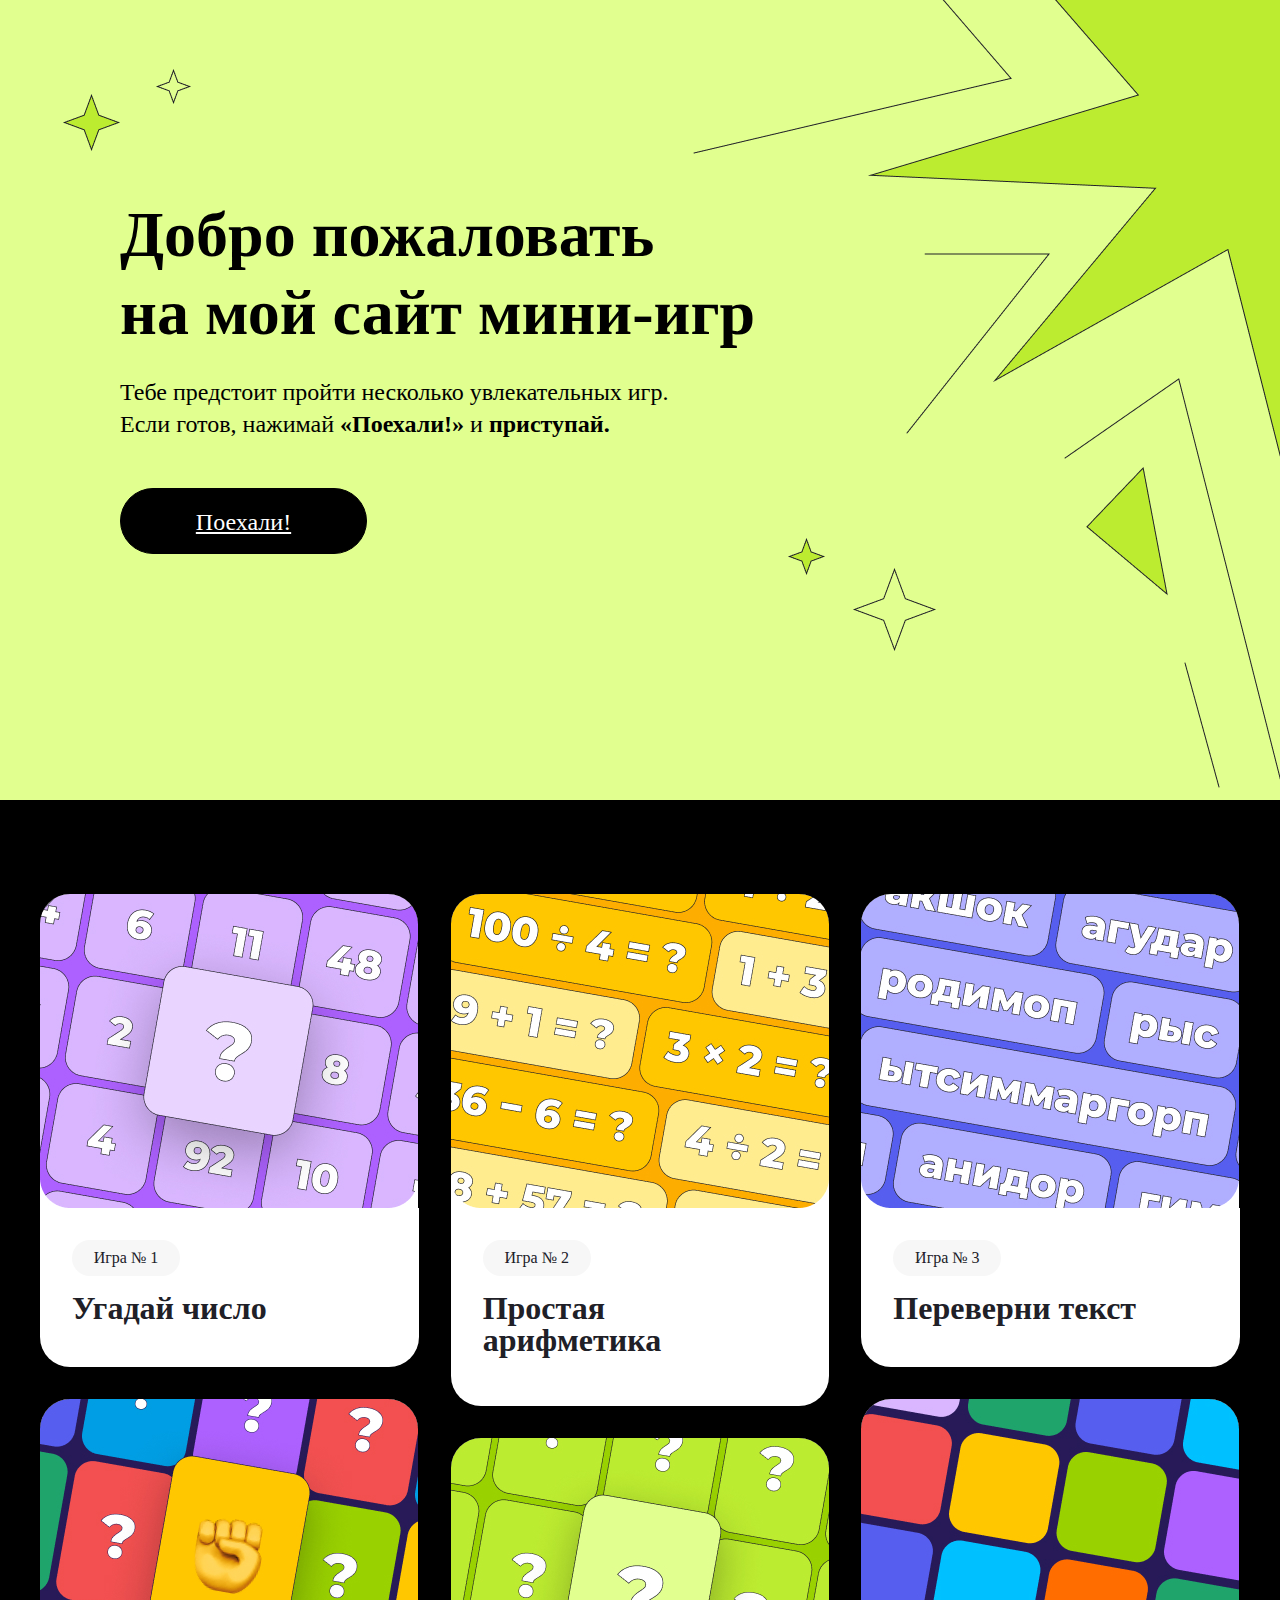
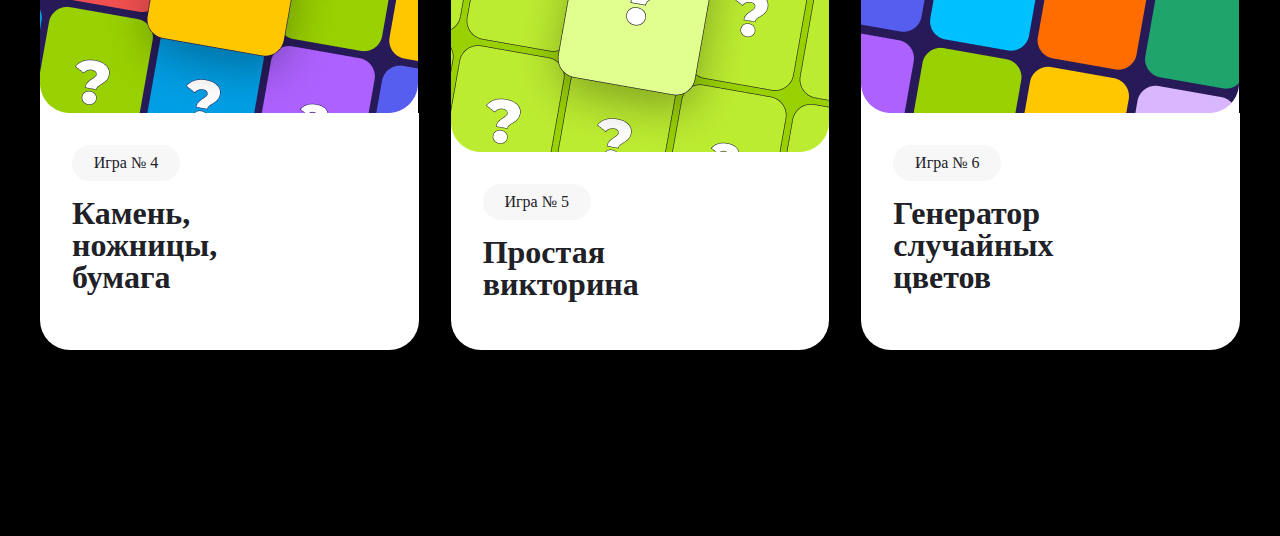
<file: Homework1/index.html>
<!DOCTYPE html>
<html lang="en">
<head>
    <meta charset="UTF-8">
    <meta name="viewport" content="width=device-width, initial-scale=1.0">
    <title>Document</title>
    <link rel="preconnect" href="https://fonts.googleapis.com">
    <link rel="preconnect" href="https://fonts.gstatic.com" crossorigin>
    <link href="https://fonts.googleapis.com/css2?family=Montserrat:wght@400;500;600;700&display=swap" rel="stylesheet">
    <link rel="stylesheet" href="style.css">
</head>
<body>
    <div class="firstpage">
        <div class="group">
            <img src="img/Group.png" alt="#">
            <img class="group__star4" src="img/Star4.png" alt="#">
            <img class="group__star5" src="img/Star5.png" alt="#">
        </div>
        <img class="star2" src="img/Star2.png" alt="#">
        <img class="star3" src="img/Star3.png" alt="#">
        <div class="content">
            <h1 class="content__h1">Добро пожаловать <br/> на мой сайт мини-игр</h1>
            <p class="content__p1">Тебе предстоит пройти несколько увлекательных игр.<br/>Если готов, нажимай <span style="font-weight: 600;">«Поехали!»</span> и <span style="font-weight: 600;">приступай.</span></p>
            <a class="content__button" href="#games">Поехали!</a>

        </div>
    </div> 
    <div class="games" id="games">
        <div class="block">
            <div class="column1">
                <a class="card1">
                    <img class="card1__img" src="img/skin1.jpg" alt="#games">
                    <div class="card1__title">
                        <p class="card1__number">Игра № 1</p>
                        <p class="card1__text">Угадай число</p>
                    </div>
                    
                </a>
                <a class="card2">
                    <img class="card2__img" src="img/skin2.jpg" alt="#games">
                    <div class="card2__title">
                        <p class="card1__number">Игра № 4</p>
                        <p class="card1__text">Камень,<br> ножницы,<br> бумага</p>
                    </div>
                </a>

            </div>
            <div class="column2">
                <a class="card3">
                    <img class="card3__img" src="img/skin3.jpg" alt="#games">
                    <div class="card3__title">
                      <p class="card1__number">Игра № 2</p>
                        <p class="card1__text">Простая<br> арифметика</p>  
                    </div>
                </a>
                <a class="card4">
                    <img class="card4__img" src="img/skin4.jpg" alt="#games">
                    <div class="card4__title">
                        <p class="card1__number">Игра № 5</p>
                        <p class="card1__text">Простая<br> викторина</p>
                    </div>
                </a>

            </div>
            <div class="column3">
                <a class="card5">
                    <img class="card5__img" src="img/skin5.jpg" alt="#games">
                    <div class="card5__title">
                        <p class="card1__number">Игра № 3</p>
                        <p class="card1__text">Переверни текст</p>
                    </div>
                </a>
                <a class="card6">
                     <img class="card6__img" src="img/skin6.jpg" alt="#games">
                     <div class="card6__title">
                        <p class="card1__number">Игра № 6</p>
                        <p class="card1__text">Генератор<br> случайных<br> цветов</p>
                     </div> 
                </a>

            </div>

        </div>
    </div> 
</body>
</html>
</file>
<file: Homework1/style.css>
* {
  margin: 0;
  padding: 0;
}

.firstpage {
  height: 800px;
  background-image: url(img/header.jpg);
  background-repeat: no-repeat;
  background-position: center;
  background-size: cover;
}

.group {
  position: absolute;
  right: 0px;
  top: 0px;
}
.group__star4 {
  position: absolute;
  right: 344px;
  top: 568px;
}
.group__star5 {
  position: absolute;
  right: 455px;
  top: 538px;
}

.star2 {
  position: absolute;
  left: 63px;
  top: 94px;
}

.star3 {
  position: absolute;
  left: 156px;
  top: 69px;
}

.content {
  position: absolute;
  left: 120px;
  top: 196px;
  width: 769px;
  display: flex;
  flex-direction: column;
  flex-wrap: wrap;
  gap: 24px;
}
.content__h1 {
  font-weight: 700;
  font-size: 64px;
  line-height: 78px;
  text-align: left;
}
.content__p1 {
  font-weight: 400;
  font-size: 24px;
  line-height: 32px;
  text-align: left;
}
.content__button {
  margin-top: 24px;
  width: 247px;
  height: 66px;
  border: 1px solid #000000;
  box-sizing: border-box;
  border-radius: 60px;
  font: inherit;
  font-size: 24px;
  line-height: 142%;
  color: #FFFFFF;
  background-color: #000000;
  text-align: center;
  line-height: 66px;
  cursor: pointer;
}
.content__button:hover {
  color: #000000;
  background-color: #ffffff;
  transition: 1s;
}

html {
  scroll-behavior: smooth;
}

.games {
  padding-top: 94px;
  height: 1242px;
  background-color: #000000;
}

.block {
  height: 1056px;
  margin-bottom: 92px;
  padding-left: calc(50% - 600px);
  padding-right: calc(50% - 600px);
  display: grid;
  grid-template-columns: repeat(3, 1fr);
  gap: 32px;
}

.column1 {
  grid-column: span 1;
  display: flex;
  flex-direction: column;
  gap: 32px;
  font-size: 0;
}

.column2 {
  grid-column: span 1;
  display: flex;
  flex-direction: column;
  gap: 32px;
  font-size: 0;
}

.column3 {
  grid-column: span 1;
  display: flex;
  flex-direction: column;
  gap: 32px;
  font-size: 0;
}

.card1 {
  cursor: pointer;
}
.card1__img {
  border-radius: 30px 30px 0 0;
}
.card1__title {
  height: 159px;
  box-sizing: border-box;
  background-color: #FFFFFF;
  border-radius: 0 0 30px 30px;
  padding-top: 32px;
  padding-left: 32px;
}
.card1__number {
  height: 36px;
  width: 108px;
  background-color: #f7f7f7;
  border-radius: 53px;
  text-align: center;
  line-height: 36px;
  font-weight: 500;
  font-size: 16px;
  color: #202027;
}
.card1__text {
  margin-top: 16px;
  height: 39px;
  font-weight: 700;
  font-size: 32px;
  line-height: 100%;
  color: #202027;
}

.card1:hover {
  transform: scale(1.06349);
}

.card2 {
  cursor: pointer;
}
.card2__img {
  border-radius: 30px 30px 0 0;
}
.card2__title {
  height: 237px;
  box-sizing: border-box;
  background-color: #FFFFFF;
  border-radius: 0 0 30px 30px;
  padding-top: 32px;
  padding-left: 32px;
}
.card2__number {
  height: 36px;
  width: 108px;
  background-color: #f7f7f7;
  border-radius: 53px;
  text-align: center;
  line-height: 36px;
  font-weight: 500;
  font-size: 16px;
  color: #202027;
}
.card2__text {
  margin-top: 16px;
  height: 39px;
  font-weight: 700;
  font-size: 32px;
  line-height: 100%;
  color: #202027;
}

.card2:hover {
  transform: scale(1.06349);
}

.card3 {
  cursor: pointer;
}
.card3__img {
  border-radius: 30px 30px 0 0;
}
.card3__title {
  height: 198px;
  box-sizing: border-box;
  background-color: #FFFFFF;
  border-radius: 0 0 30px 30px;
  padding-top: 32px;
  padding-left: 32px;
}
.card3__number {
  height: 36px;
  width: 108px;
  background-color: #f7f7f7;
  border-radius: 53px;
  text-align: center;
  line-height: 36px;
  font-weight: 500;
  font-size: 16px;
  color: #202027;
}
.card3__text {
  margin-top: 16px;
  height: 39px;
  font-weight: 700;
  font-size: 32px;
  line-height: 100%;
  color: #202027;
}

.card3:hover {
  transform: scale(1.06349);
}

.card4 {
  cursor: pointer;
}
.card4__img {
  border-radius: 30px 30px 0 0;
}
.card4__title {
  height: 198px;
  box-sizing: border-box;
  background-color: #FFFFFF;
  border-radius: 0 0 30px 30px;
  padding-top: 32px;
  padding-left: 32px;
}
.card4__number {
  height: 36px;
  width: 108px;
  background-color: #f7f7f7;
  border-radius: 53px;
  text-align: center;
  line-height: 36px;
  font-weight: 500;
  font-size: 16px;
  color: #202027;
}
.card4__text {
  margin-top: 16px;
  height: 39px;
  font-weight: 700;
  font-size: 32px;
  line-height: 100%;
  color: #202027;
}

.card4:hover {
  transform: scale(1.06349);
}

.card5 {
  cursor: pointer;
}
.card5__img {
  border-radius: 30px 30px 0 0;
}
.card5__title {
  height: 159px;
  box-sizing: border-box;
  background-color: #FFFFFF;
  border-radius: 0 0 30px 30px;
  padding-top: 32px;
  padding-left: 32px;
}
.card5__number {
  height: 36px;
  width: 108px;
  background-color: #f7f7f7;
  border-radius: 53px;
  text-align: center;
  line-height: 36px;
  font-weight: 500;
  font-size: 16px;
  color: #202027;
}
.card5__text {
  margin-top: 16px;
  height: 39px;
  font-weight: 700;
  font-size: 32px;
  line-height: 100%;
  color: #202027;
}

.card5:hover {
  transform: scale(1.06349);
}

.card6 {
  cursor: pointer;
}
.card6__img {
  border-radius: 30px 30px 0 0;
}
.card6__title {
  height: 237px;
  box-sizing: border-box;
  background-color: #FFFFFF;
  border-radius: 0 0 30px 30px;
  padding-top: 32px;
  padding-left: 32px;
}
.card6__number {
  height: 36px;
  width: 108px;
  background-color: #f7f7f7;
  border-radius: 53px;
  text-align: center;
  line-height: 36px;
  font-weight: 500;
  font-size: 16px;
  color: #202027;
}
.card6__text {
  margin-top: 16px;
  height: 39px;
  font-weight: 700;
  font-size: 32px;
  line-height: 100%;
  color: #202027;
}

.card6:hover {
  transform: scale(1.06349);
}/*# sourceMappingURL=style.css.map */
</file>
